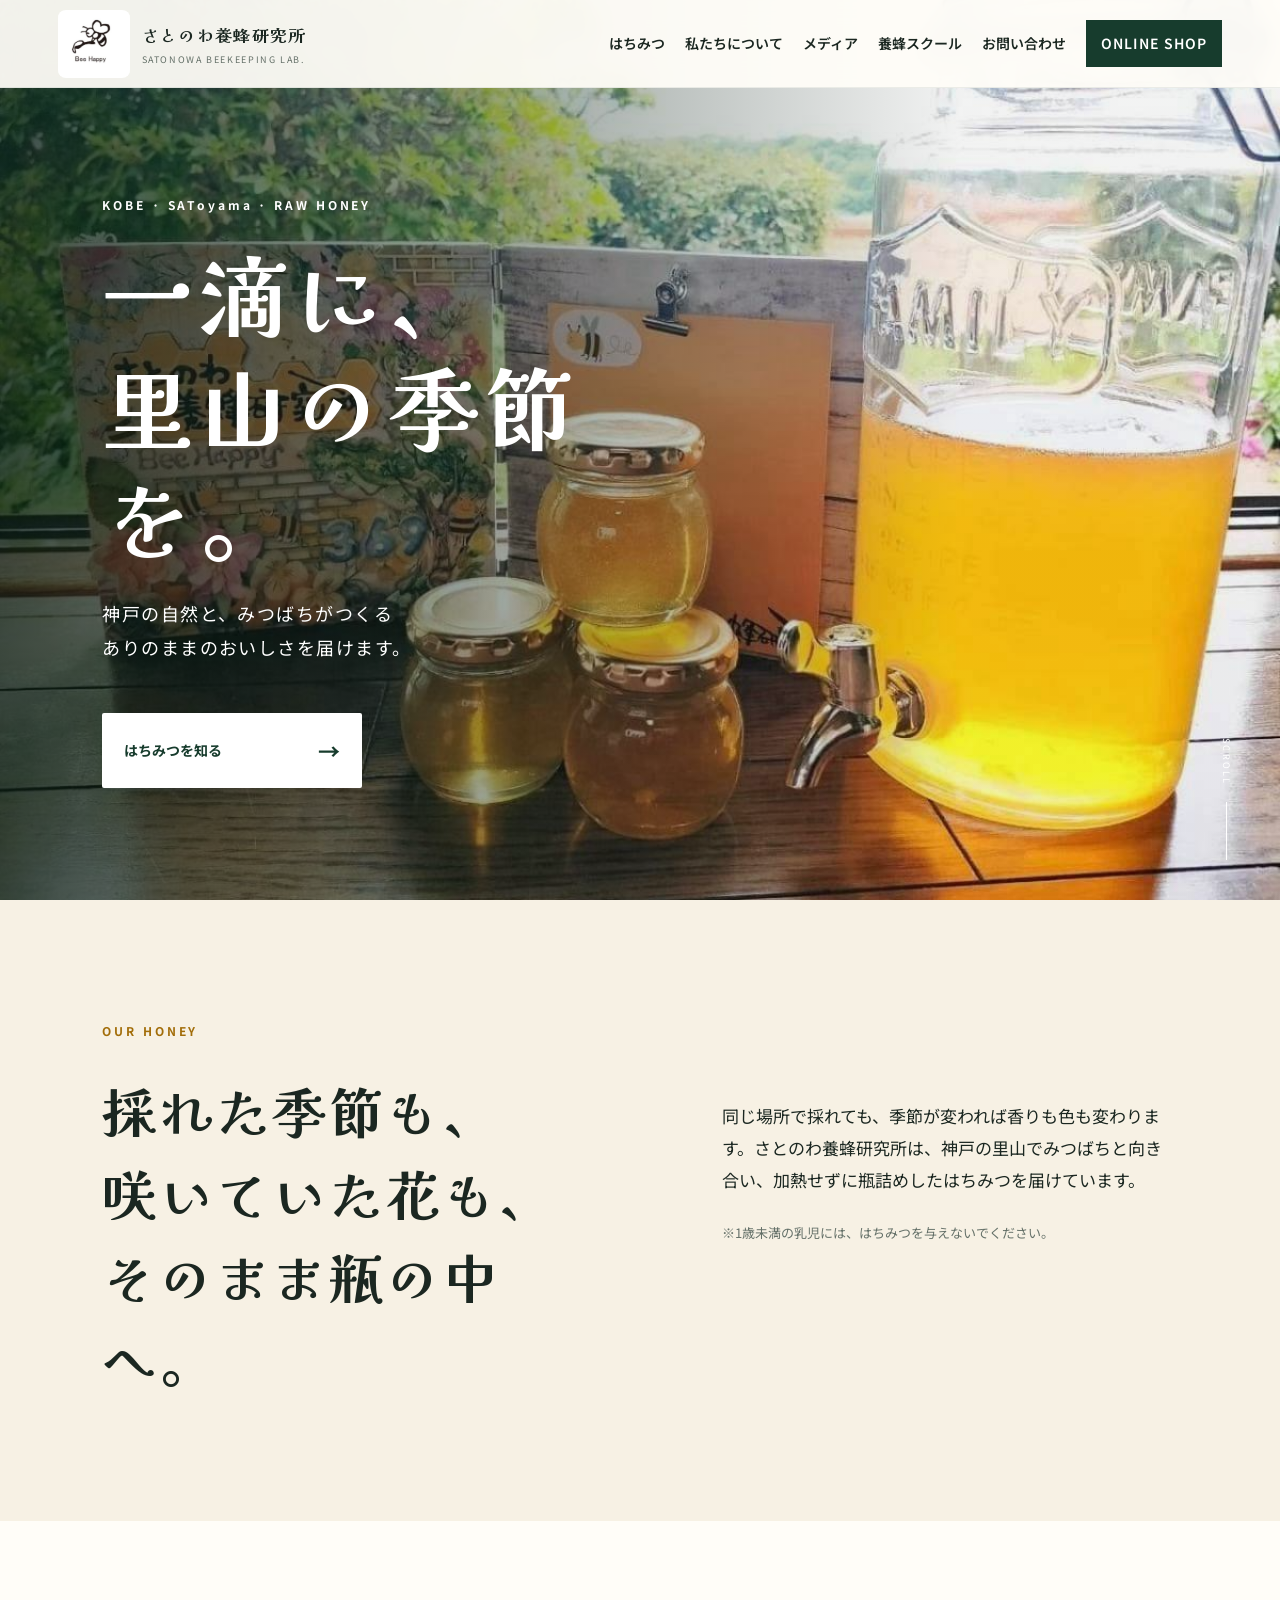
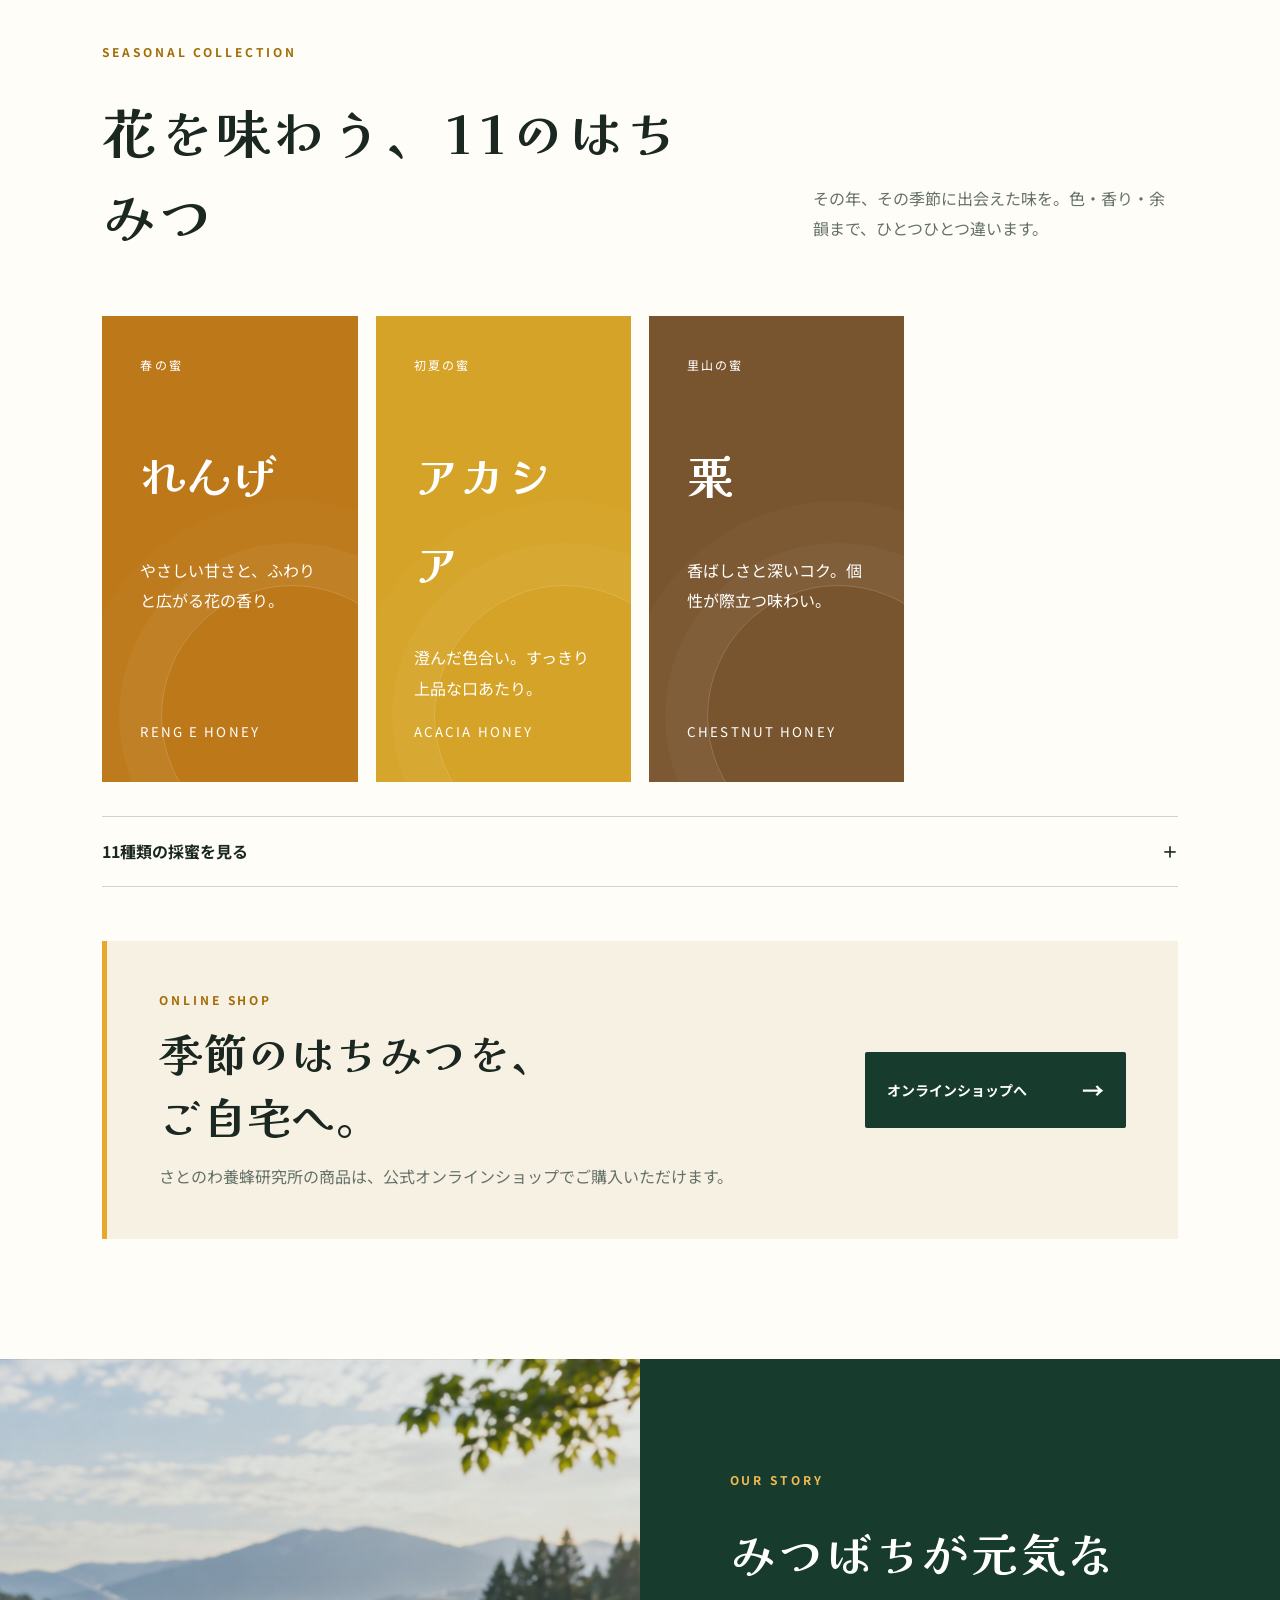
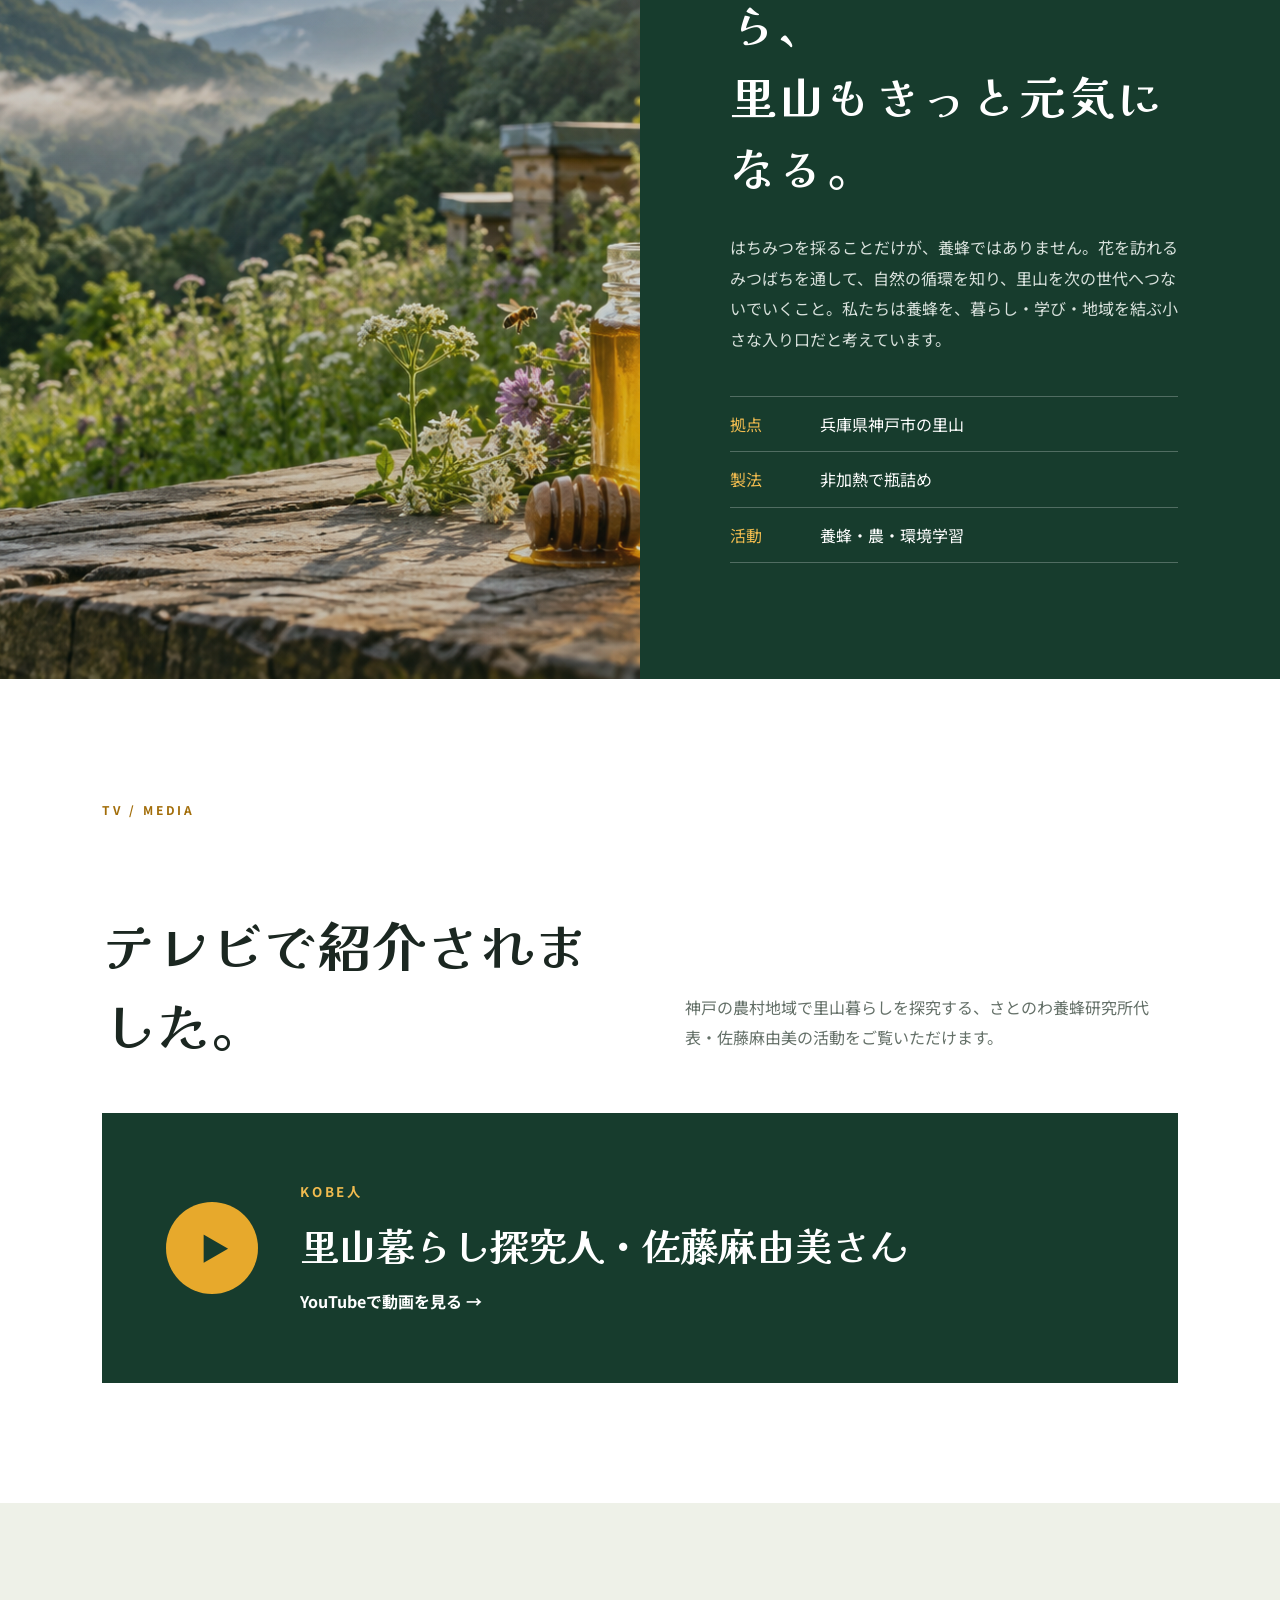
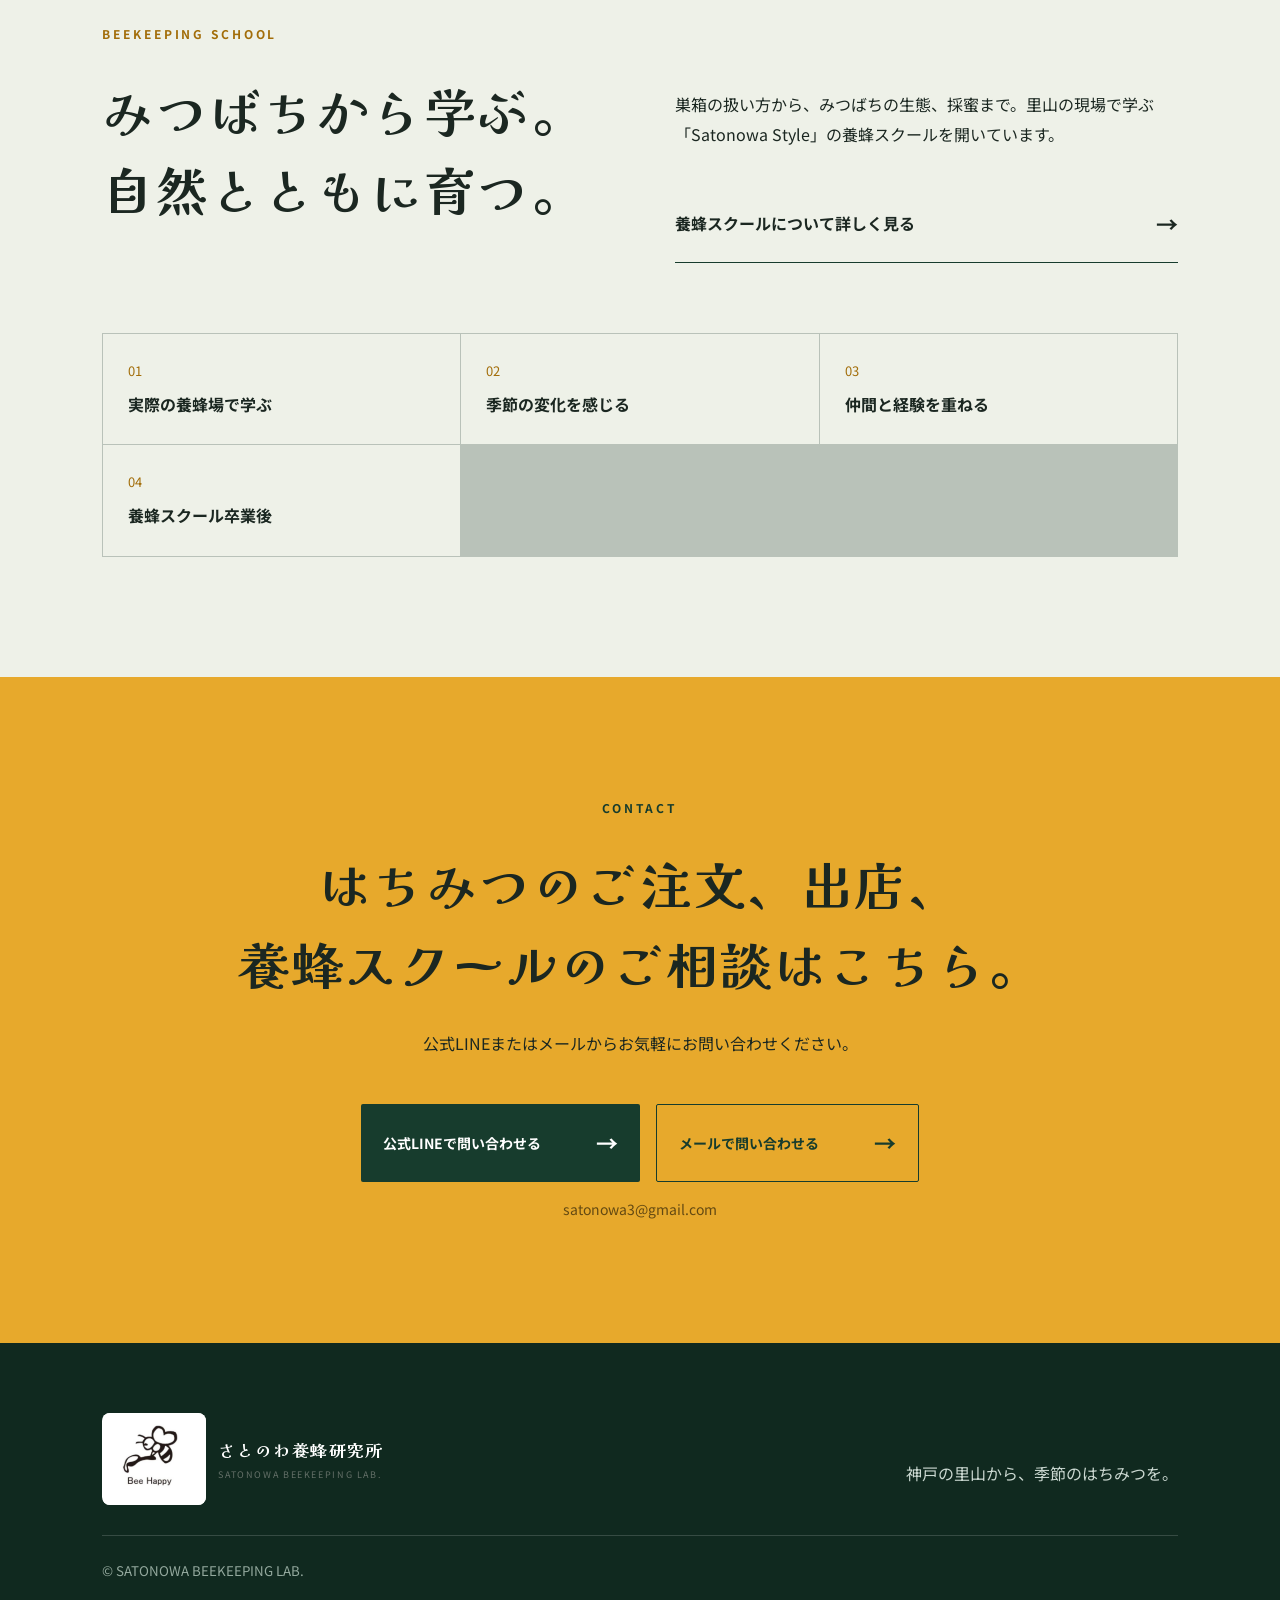
<file: index.html>
<!doctype html>
<html lang="ja">
<head>
  <!-- Google tag (gtag.js) -->
  <script async src="https://www.googletagmanager.com/gtag/js?id=G-BMLTPJP3QH"></script>
  <script>
    window.dataLayer = window.dataLayer || [];
    function gtag(){dataLayer.push(arguments);}
    gtag('js', new Date());
    gtag('config', 'G-BMLTPJP3QH');
  </script>
  <meta charset="utf-8">
  <meta name="viewport" content="width=device-width,initial-scale=1">
  <meta name="description" content="神戸の里山で、みつばちと自然に寄り添いながら非加熱はちみつを届ける、さとのわ養蜂研究所。">
  <meta name="theme-color" content="#173c2d">
  <title>さとのわ養蜂研究所｜神戸・里山の非加熱はちみつ</title>
  <link rel="preconnect" href="https://fonts.googleapis.com">
  <link rel="preconnect" href="https://fonts.gstatic.com" crossorigin>
  <link href="https://fonts.googleapis.com/css2?family=Kaisei+Decol:wght@500;700&family=Noto+Sans+JP:wght@400;500;600;700&display=swap" rel="stylesheet">
  <link rel="icon" type="image/svg+xml" href="data:image/svg+xml,%3Csvg xmlns='http://www.w3.org/2000/svg' viewBox='0 0 64 64'%3E%3Crect width='64' height='64' rx='16' fill='%23173c2d'/%3E%3Cpath d='M32 12c10 13 15 20 15 28a15 15 0 1 1-30 0c0-8 5-15 15-28Z' fill='%23e7a92c'/%3E%3Cpath d='M23 35h18M22 41h20' stroke='%23fff6dd' stroke-width='3'/%3E%3C/svg%3E">
  <link rel="stylesheet" href="assets/style.css">
  <script defer src="assets/site.js"></script>
</head>
<body>
  <header class="site-header" id="top">
    <a class="brand" href="#top" aria-label="トップへ">
      <img class="brand-logo" src="assets/bee-happy-logo.jpg" alt="Bee Happy">
      <span><b>さとのわ養蜂研究所</b><small>SATONOWA BEEKEEPING LAB.</small></span>
    </a>
    <button class="menu-button" aria-expanded="false" aria-controls="nav">メニュー</button>
    <nav id="nav" aria-label="メインメニュー">
      <a href="#honey">はちみつ</a><a href="#story">私たちについて</a><a href="#media">メディア</a><a href="#school">養蜂スクール</a><a href="#contact">お問い合わせ</a><a class="shop-nav" href="https://satonowa3.base.shop/" target="_blank" rel="noopener noreferrer">ONLINE SHOP</a>
    </nav>
  </header>

  <main>
    <section class="hero">
      <img src="assets/76373.jpg" alt="里山の養蜂場と黄金色のはちみつ" fetchpriority="high">
      <div class="hero-shade"></div>
      <div class="hero-copy">
        <p class="eyebrow">KOBE · SAToyama · RAW HONEY</p>
        <h1>一滴に、<br>里山の季節を。</h1>
        <p>神戸の自然と、みつばちがつくる<br>ありのままのおいしさを届けます。</p>
        <a class="button light" href="#honey">はちみつを知る <span>→</span></a>
      </div>
      <div class="scroll">SCROLL <span></span></div>
    </section>

    <section class="intro section">
      <p class="kicker">OUR HONEY</p>
      <div class="intro-grid">
        <h2>採れた季節も、<br>咲いていた花も、<br>そのまま瓶の中へ。</h2>
        <div>
          <p>同じ場所で採れても、季節が変われば香りも色も変わります。さとのわ養蜂研究所は、神戸の里山でみつばちと向き合い、加熱せずに瓶詰めしたはちみつを届けています。</p>
          <p class="note">※1歳未満の乳児には、はちみつを与えないでください。</p>
        </div>
      </div>
    </section>

    <section class="honey section" id="honey">
      <div class="section-title">
        <div><p class="kicker">SEASONAL COLLECTION</p><h2>花を味わう、11のはちみつ</h2></div>
        <p>その年、その季節に出会えた味を。色・香り・余韻まで、ひとつひとつ違います。</p>
      </div>
      <div class="honey-cards">
        <article class="honey-card amber"><span>春の蜜</span><h3>れんげ</h3><p>やさしい甘さと、ふわりと広がる花の香り。</p><small>RENG E HONEY</small></article>
        <article class="honey-card gold"><span>初夏の蜜</span><h3>アカシア</h3><p>澄んだ色合い。すっきり上品な口あたり。</p><small>ACACIA HONEY</small></article>
        <article class="honey-card bronze"><span>里山の蜜</span><h3>栗</h3><p>香ばしさと深いコク。個性が際立つ味わい。</p><small>CHESTNUT HONEY</small></article>
      </div>
      <details class="all-flavors">
        <summary>11種類の採蜜を見る</summary>
        <p>栗／野ばら／菜の花／ヘアリーベッチ／アカシア／みかん／れんげ／ゴールデンロッド／センダン／シイ／クローバー</p>
      </details>
      <div class="shop-panel">
        <div>
          <p class="kicker">ONLINE SHOP</p>
          <h3>季節のはちみつを、<br>ご自宅へ。</h3>
          <p>さとのわ養蜂研究所の商品は、公式オンラインショップでご購入いただけます。</p>
        </div>
        <a class="button dark" href="https://satonowa3.base.shop/" target="_blank" rel="noopener noreferrer">オンラインショップへ <span>→</span></a>
      </div>
    </section>

    <section class="story" id="story">
      <div class="story-photo" role="img" aria-label="里山の養蜂風景"></div>
      <div class="story-copy">
        <p class="kicker">OUR STORY</p>
        <h2>みつばちが元気なら、<br>里山もきっと元気になる。</h2>
        <p>はちみつを採ることだけが、養蜂ではありません。花を訪れるみつばちを通して、自然の循環を知り、里山を次の世代へつないでいくこと。私たちは養蜂を、暮らし・学び・地域を結ぶ小さな入り口だと考えています。</p>
        <dl><div><dt>拠点</dt><dd>兵庫県神戸市の里山</dd></div><div><dt>製法</dt><dd>非加熱で瓶詰め</dd></div><div><dt>活動</dt><dd>養蜂・農・環境学習</dd></div></dl>
      </div>
    </section>

    <section class="media section" id="media">
      <div class="media-heading">
        <p class="kicker">TV / MEDIA</p>
        <h2>テレビで紹介されました。</h2>
        <p>神戸の農村地域で里山暮らしを探究する、さとのわ養蜂研究所代表・佐藤麻由美の活動をご覧いただけます。</p>
      </div>
      <a class="media-card" href="https://youtu.be/AhnhqKnxs9M?si=7JtDK7PWwWXXxS_s" target="_blank" rel="noopener noreferrer" aria-label="YouTubeでテレビ紹介動画を見る">
        <span class="play-mark" aria-hidden="true">▶</span>
        <span class="media-card-copy">
          <small>KOBE人</small>
          <b>里山暮らし探究人・佐藤麻由美さん</b>
          <em>YouTubeで動画を見る →</em>
        </span>
      </a>
    </section>

    <section class="school section" id="school">
      <div>
        <p class="kicker">BEEKEEPING SCHOOL</p>
        <h2>みつばちから学ぶ。<br>自然とともに育つ。</h2>
      </div>
      <div class="school-text">
        <p>巣箱の扱い方から、みつばちの生態、採蜜まで。里山の現場で学ぶ「Satonowa Style」の養蜂スクールを開いています。</p>
       <a class="text-link" href="school/">養蜂スクールについて詳しく見る <span>→</span></a>
      </div>
      <div class="school-points">
        <span>01<em>実際の養蜂場で学ぶ</em></span><span>02<em>季節の変化を感じる</em></span><span>03<em>仲間と経験を重ねる</em></span><a href="school/">04<em>養蜂スクール卒業後</em></a>
      </div>
    </section>

    <section class="contact" id="contact">
      <p class="kicker">CONTACT</p>
      <h2>はちみつのご注文、出店、<br>養蜂スクールのご相談はこちら。</h2>
      <p>公式LINEまたはメールからお気軽にお問い合わせください。</p>
      <div class="contact-actions">
        <a class="button dark" href="https://lin.ee/vTVBLSX" target="_blank" rel="noopener noreferrer">公式LINEで問い合わせる <span>→</span></a>
        <a class="button outline" href="mailto:satonowa3@gmail.com">メールで問い合わせる <span>→</span></a>
      </div>
      <p class="contact-address">satonowa3@gmail.com</p>
    </section>
  </main>

  <footer><a class="brand footer-brand" href="#top"><img class="brand-logo" src="assets/bee-happy-logo.jpg" alt="Bee Happy"><span><b>さとのわ養蜂研究所</b><small>SATONOWA BEEKEEPING LAB.</small></span></a><p>神戸の里山から、季節のはちみつを。</p><small>© SATONOWA BEEKEEPING LAB.</small></footer>
</body>
</html>
</file>
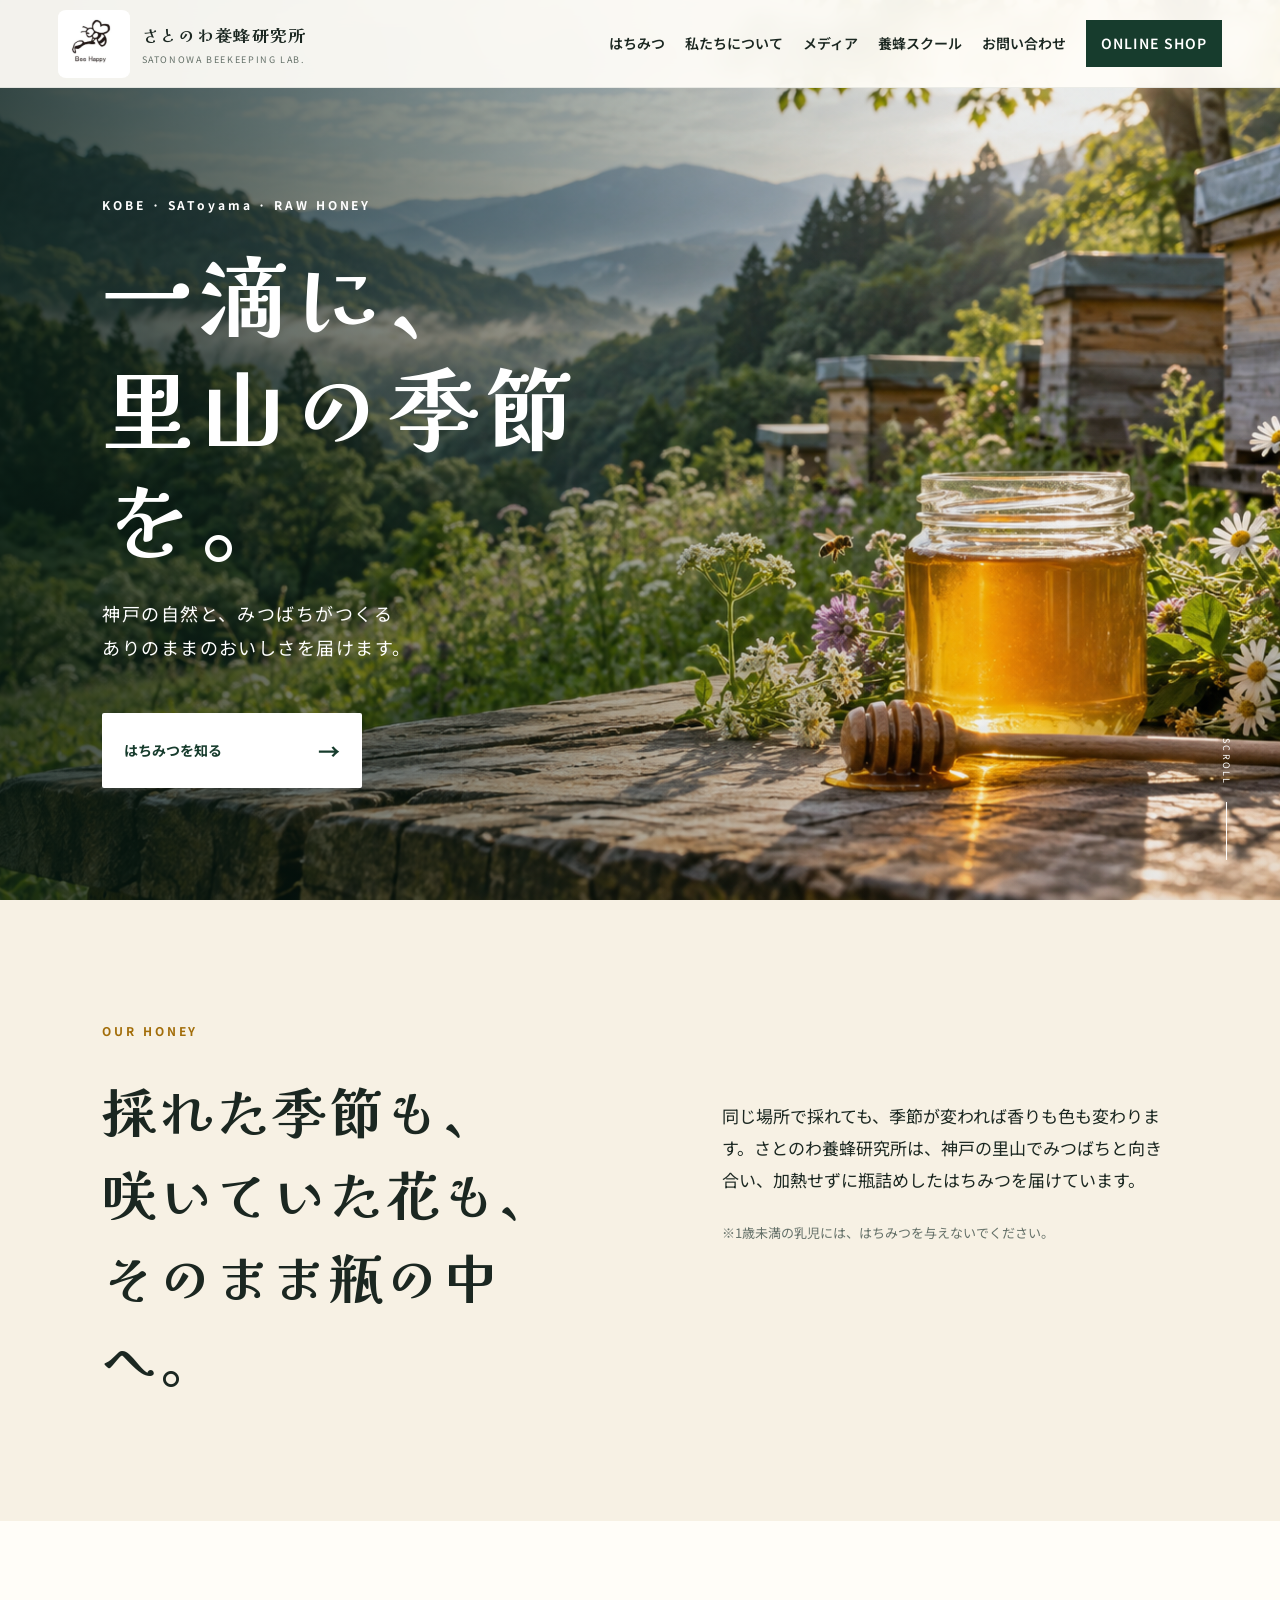
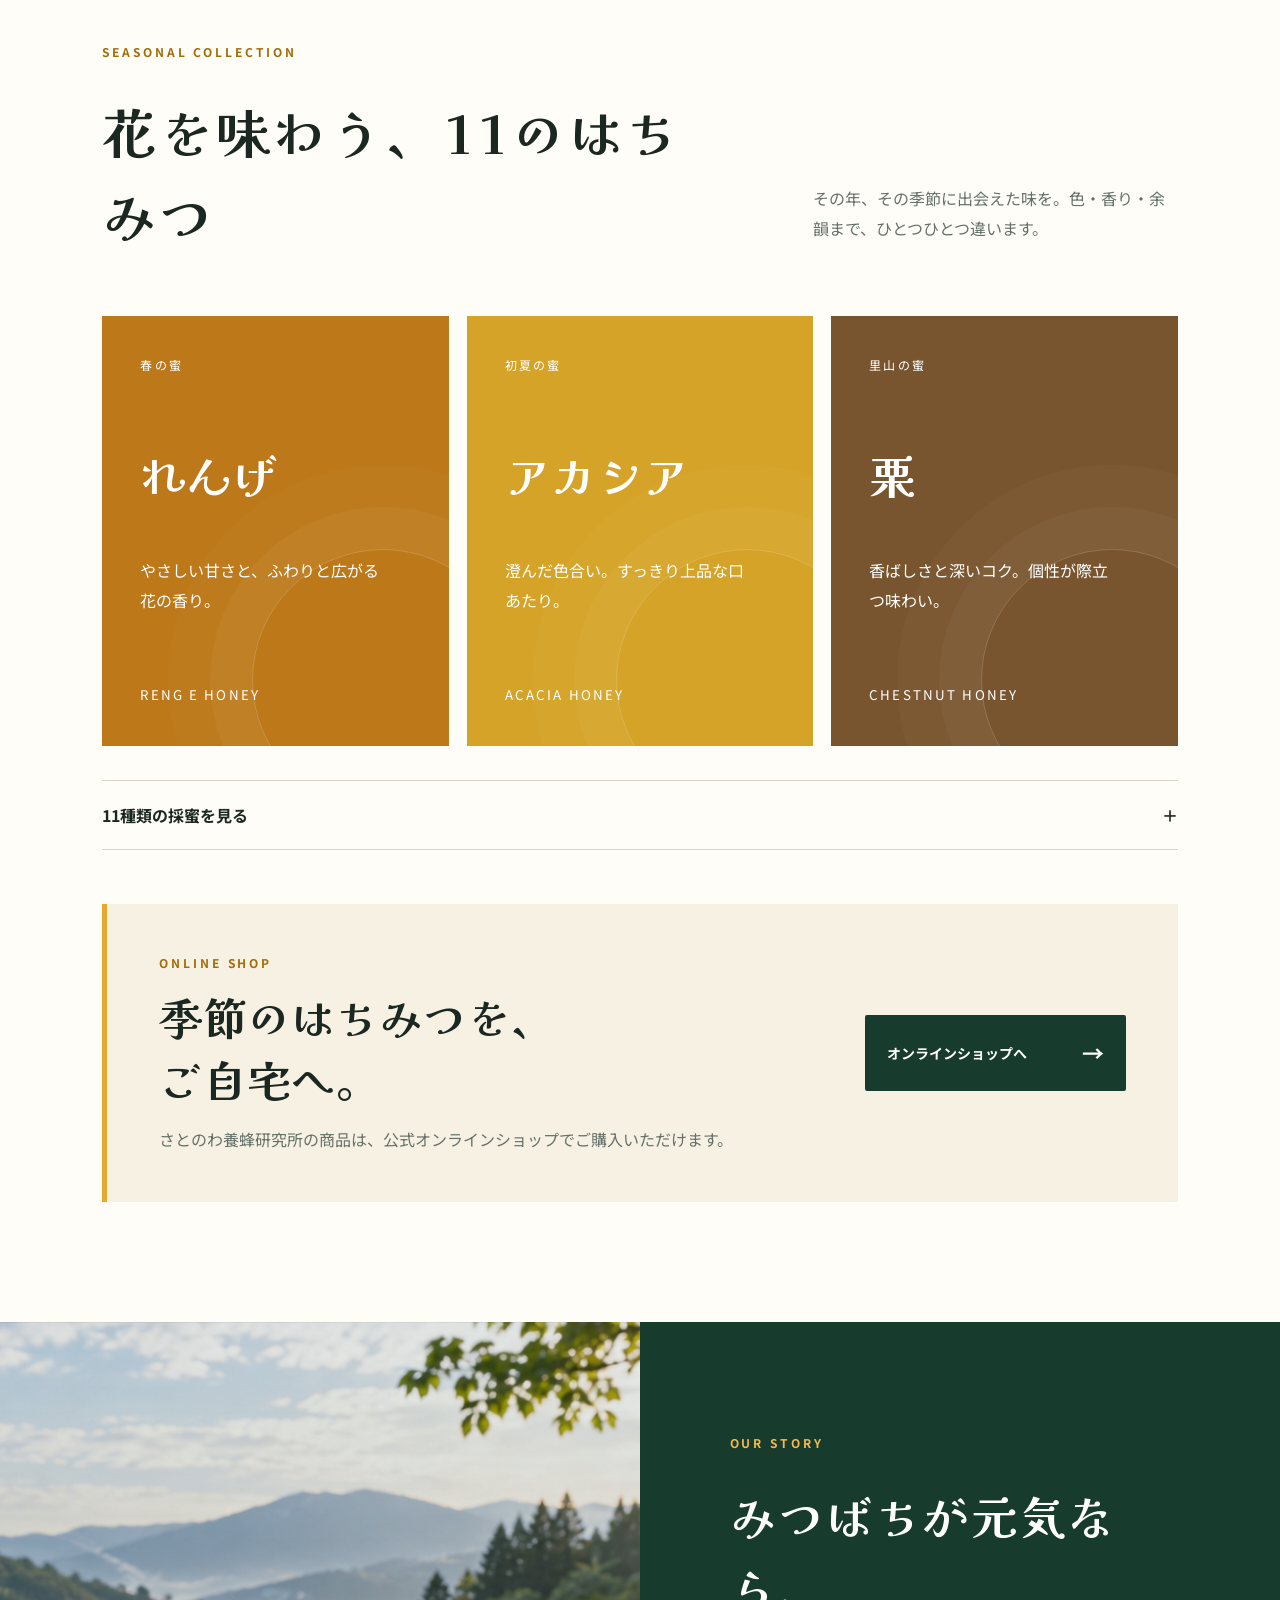
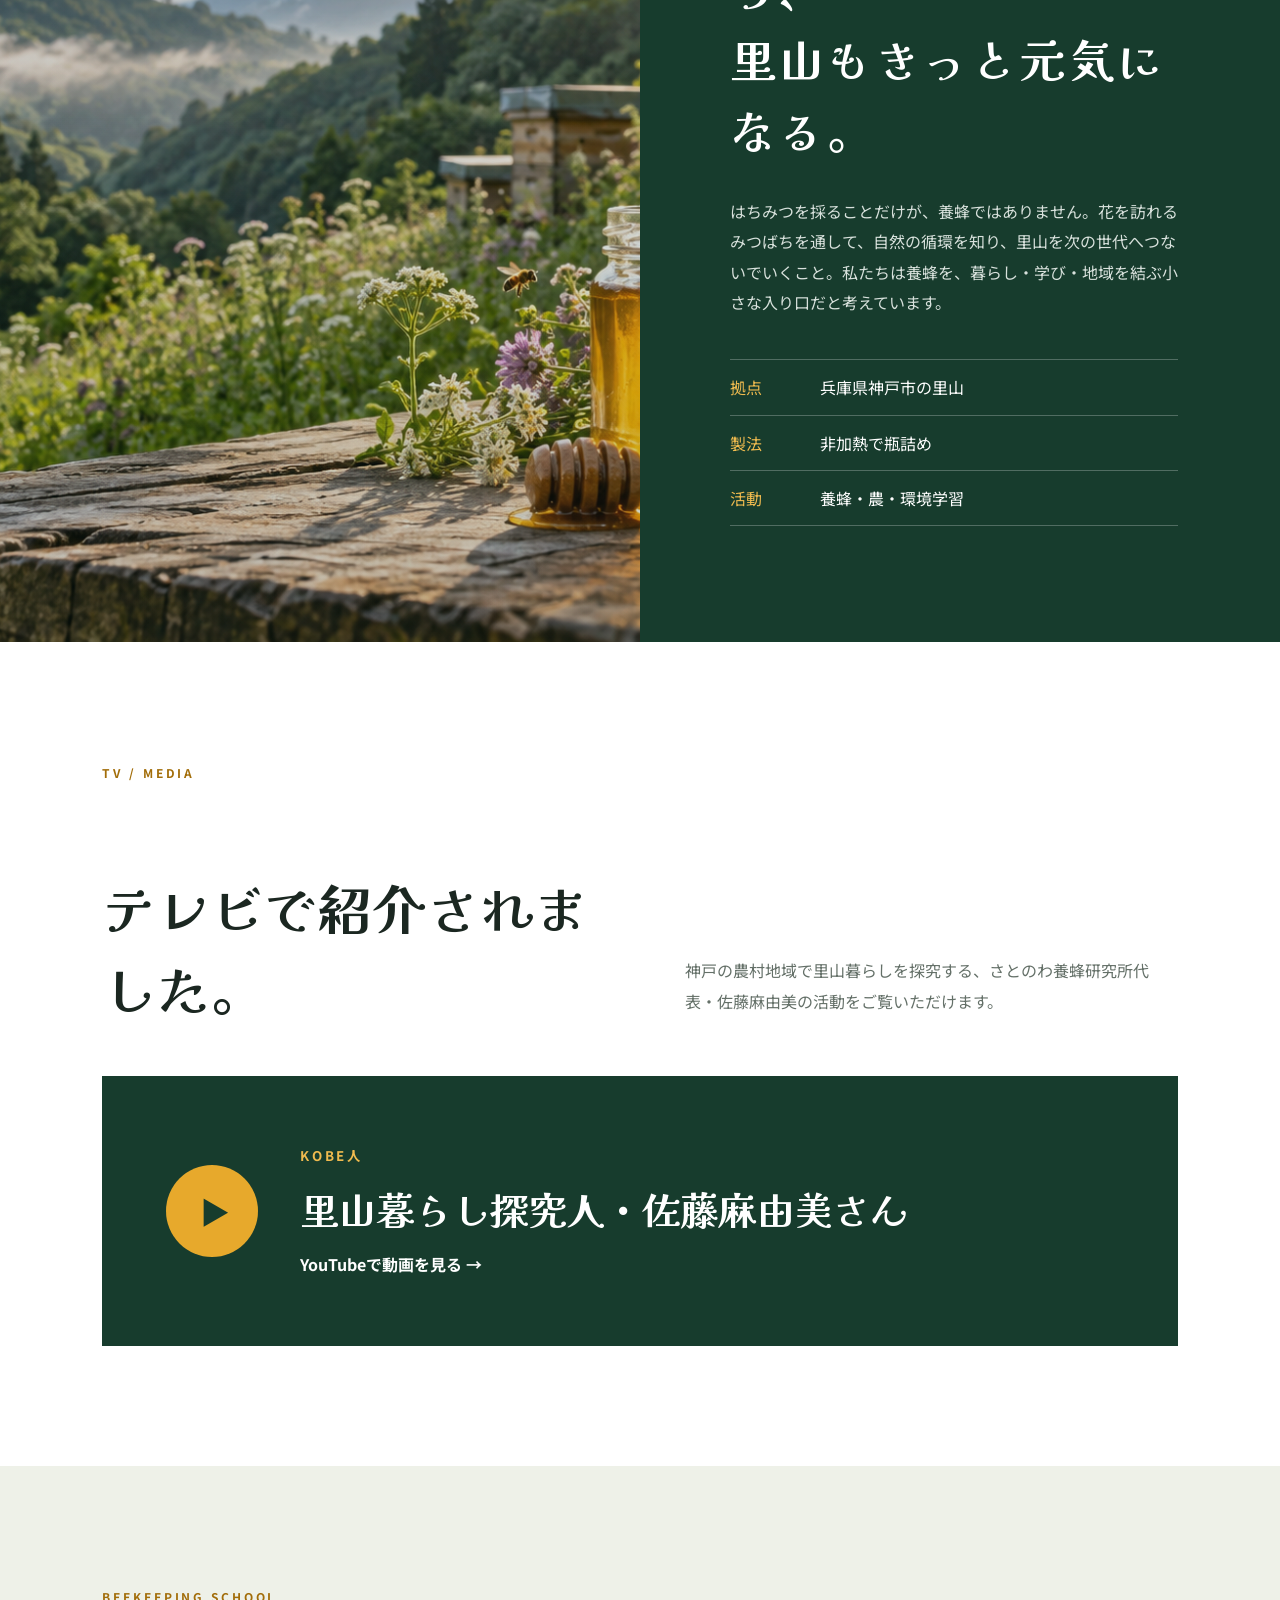
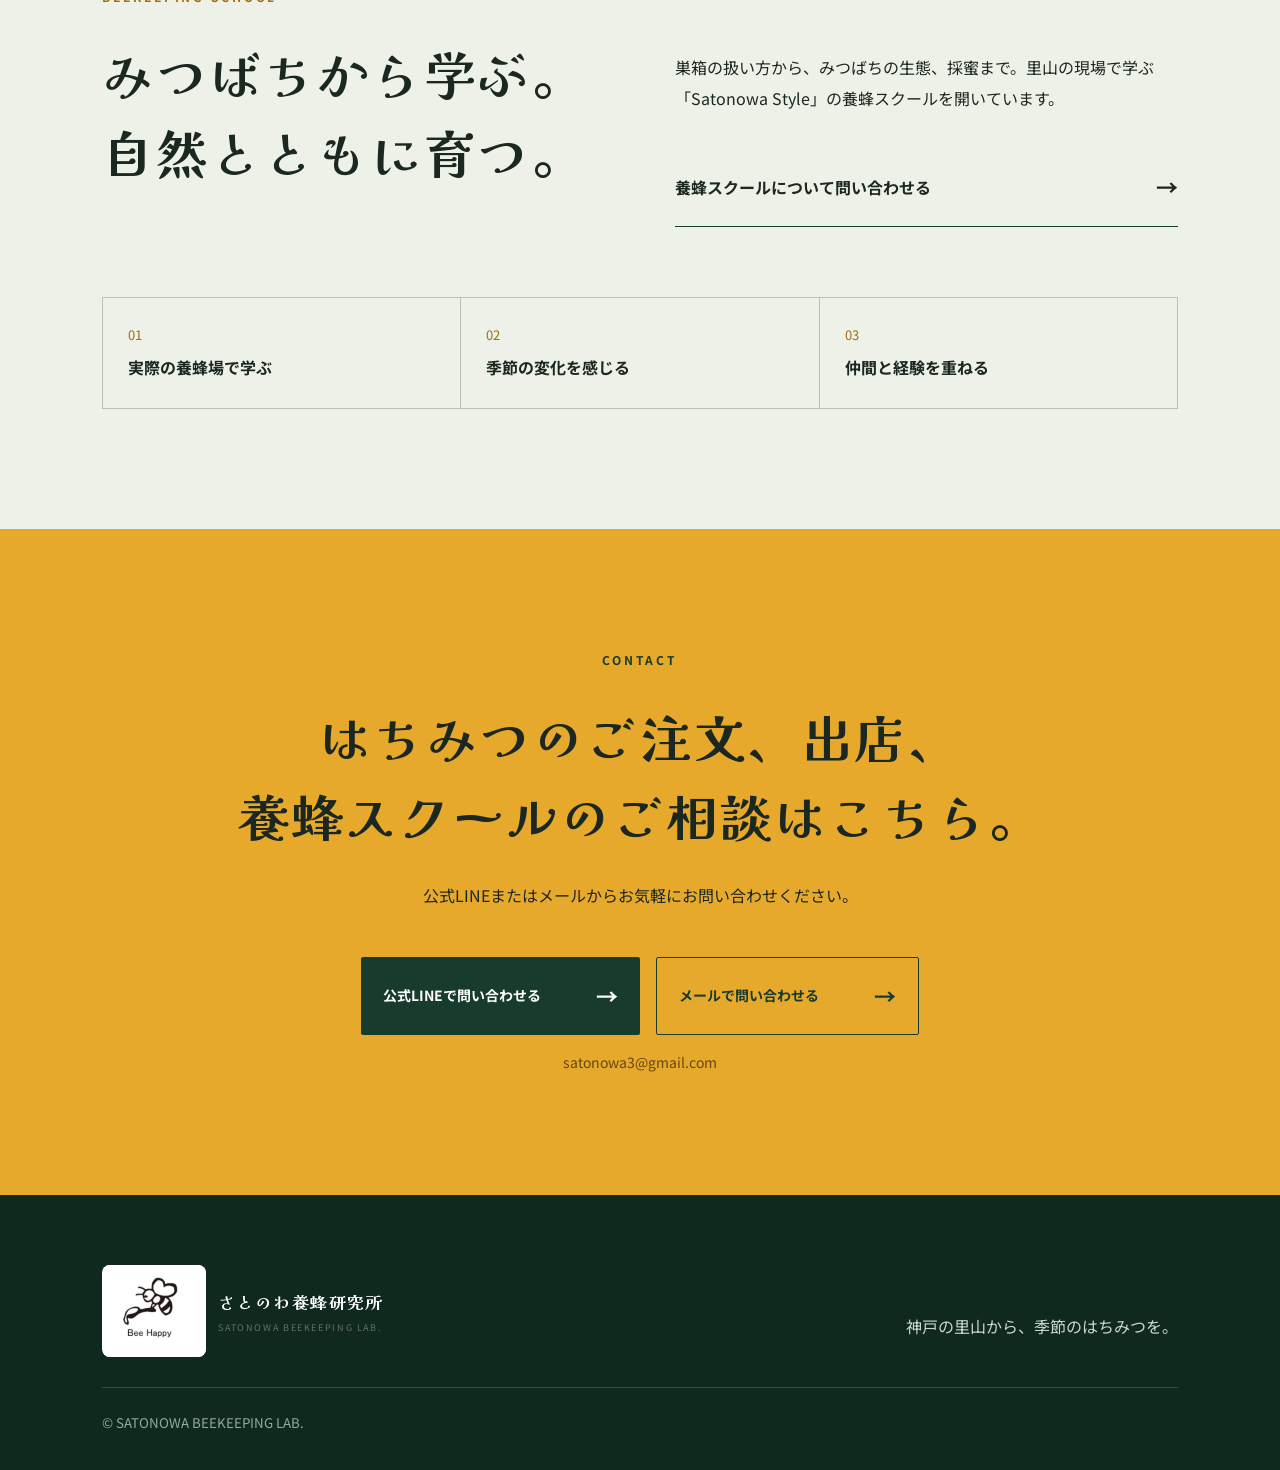
<file: satonowa-honey-github/index.html>
<!doctype html>
<html lang="ja">
<head>
  <meta charset="utf-8">
  <meta name="viewport" content="width=device-width,initial-scale=1">
  <meta name="description" content="神戸の里山で、みつばちと自然に寄り添いながら非加熱はちみつを届ける、さとのわ養蜂研究所。">
  <meta name="theme-color" content="#173c2d">
  <title>さとのわ養蜂研究所｜神戸・里山の非加熱はちみつ</title>
  <link rel="preconnect" href="https://fonts.googleapis.com">
  <link rel="preconnect" href="https://fonts.gstatic.com" crossorigin>
  <link href="https://fonts.googleapis.com/css2?family=Kaisei+Decol:wght@500;700&family=Noto+Sans+JP:wght@400;500;600;700&display=swap" rel="stylesheet">
  <link rel="icon" type="image/svg+xml" href="data:image/svg+xml,%3Csvg xmlns='http://www.w3.org/2000/svg' viewBox='0 0 64 64'%3E%3Crect width='64' height='64' rx='16' fill='%23173c2d'/%3E%3Cpath d='M32 12c10 13 15 20 15 28a15 15 0 1 1-30 0c0-8 5-15 15-28Z' fill='%23e7a92c'/%3E%3Cpath d='M23 35h18M22 41h20' stroke='%23fff6dd' stroke-width='3'/%3E%3C/svg%3E">
  <link rel="stylesheet" href="assets/style.css">
  <script defer src="assets/site.js"></script>
</head>
<body>
  <header class="site-header" id="top">
    <a class="brand" href="#top" aria-label="トップへ">
      <img class="brand-logo" src="assets/bee-happy-logo.jpg" alt="Bee Happy">
      <span><b>さとのわ養蜂研究所</b><small>SATONOWA BEEKEEPING LAB.</small></span>
    </a>
    <button class="menu-button" aria-expanded="false" aria-controls="nav">メニュー</button>
    <nav id="nav" aria-label="メインメニュー">
      <a href="#honey">はちみつ</a><a href="#story">私たちについて</a><a href="#media">メディア</a><a href="#school">養蜂スクール</a><a href="#contact">お問い合わせ</a><a class="shop-nav" href="https://satonowa3.base.shop/" target="_blank" rel="noopener noreferrer">ONLINE SHOP</a>
    </nav>
  </header>

  <main>
    <section class="hero">
      <img src="assets/satonowa-hero.png" alt="里山の養蜂場と黄金色のはちみつ" fetchpriority="high">
      <div class="hero-shade"></div>
      <div class="hero-copy">
        <p class="eyebrow">KOBE · SAToyama · RAW HONEY</p>
        <h1>一滴に、<br>里山の季節を。</h1>
        <p>神戸の自然と、みつばちがつくる<br>ありのままのおいしさを届けます。</p>
        <a class="button light" href="#honey">はちみつを知る <span>→</span></a>
      </div>
      <div class="scroll">SCROLL <span></span></div>
    </section>

    <section class="intro section">
      <p class="kicker">OUR HONEY</p>
      <div class="intro-grid">
        <h2>採れた季節も、<br>咲いていた花も、<br>そのまま瓶の中へ。</h2>
        <div>
          <p>同じ場所で採れても、季節が変われば香りも色も変わります。さとのわ養蜂研究所は、神戸の里山でみつばちと向き合い、加熱せずに瓶詰めしたはちみつを届けています。</p>
          <p class="note">※1歳未満の乳児には、はちみつを与えないでください。</p>
        </div>
      </div>
    </section>

    <section class="honey section" id="honey">
      <div class="section-title">
        <div><p class="kicker">SEASONAL COLLECTION</p><h2>花を味わう、11のはちみつ</h2></div>
        <p>その年、その季節に出会えた味を。色・香り・余韻まで、ひとつひとつ違います。</p>
      </div>
      <div class="honey-cards">
        <article class="honey-card amber"><span>春の蜜</span><h3>れんげ</h3><p>やさしい甘さと、ふわりと広がる花の香り。</p><small>RENG E HONEY</small></article>
        <article class="honey-card gold"><span>初夏の蜜</span><h3>アカシア</h3><p>澄んだ色合い。すっきり上品な口あたり。</p><small>ACACIA HONEY</small></article>
        <article class="honey-card bronze"><span>里山の蜜</span><h3>栗</h3><p>香ばしさと深いコク。個性が際立つ味わい。</p><small>CHESTNUT HONEY</small></article>
      </div>
      <details class="all-flavors">
        <summary>11種類の採蜜を見る</summary>
        <p>栗／野ばら／菜の花／ヘアリーベッチ／アカシア／みかん／れんげ／ゴールデンロッド／センダン／シイ／クローバー</p>
      </details>
      <div class="shop-panel">
        <div>
          <p class="kicker">ONLINE SHOP</p>
          <h3>季節のはちみつを、<br>ご自宅へ。</h3>
          <p>さとのわ養蜂研究所の商品は、公式オンラインショップでご購入いただけます。</p>
        </div>
        <a class="button dark" href="https://satonowa3.base.shop/" target="_blank" rel="noopener noreferrer">オンラインショップへ <span>→</span></a>
      </div>
    </section>

    <section class="story" id="story">
      <div class="story-photo" role="img" aria-label="里山の養蜂風景"></div>
      <div class="story-copy">
        <p class="kicker">OUR STORY</p>
        <h2>みつばちが元気なら、<br>里山もきっと元気になる。</h2>
        <p>はちみつを採ることだけが、養蜂ではありません。花を訪れるみつばちを通して、自然の循環を知り、里山を次の世代へつないでいくこと。私たちは養蜂を、暮らし・学び・地域を結ぶ小さな入り口だと考えています。</p>
        <dl><div><dt>拠点</dt><dd>兵庫県神戸市の里山</dd></div><div><dt>製法</dt><dd>非加熱で瓶詰め</dd></div><div><dt>活動</dt><dd>養蜂・農・環境学習</dd></div></dl>
      </div>
    </section>

    <section class="media section" id="media">
      <div class="media-heading">
        <p class="kicker">TV / MEDIA</p>
        <h2>テレビで紹介されました。</h2>
        <p>神戸の農村地域で里山暮らしを探究する、さとのわ養蜂研究所代表・佐藤麻由美の活動をご覧いただけます。</p>
      </div>
      <a class="media-card" href="https://youtu.be/AhnhqKnxs9M?si=7JtDK7PWwWXXxS_s" target="_blank" rel="noopener noreferrer" aria-label="YouTubeでテレビ紹介動画を見る">
        <span class="play-mark" aria-hidden="true">▶</span>
        <span class="media-card-copy">
          <small>KOBE人</small>
          <b>里山暮らし探究人・佐藤麻由美さん</b>
          <em>YouTubeで動画を見る →</em>
        </span>
      </a>
    </section>

    <section class="school section" id="school">
      <div>
        <p class="kicker">BEEKEEPING SCHOOL</p>
        <h2>みつばちから学ぶ。<br>自然とともに育つ。</h2>
      </div>
      <div class="school-text">
        <p>巣箱の扱い方から、みつばちの生態、採蜜まで。里山の現場で学ぶ「Satonowa Style」の養蜂スクールを開いています。</p>
        <a class="text-link" href="#contact">養蜂スクールについて問い合わせる <span>→</span></a>
      </div>
      <div class="school-points">
        <span>01<em>実際の養蜂場で学ぶ</em></span><span>02<em>季節の変化を感じる</em></span><span>03<em>仲間と経験を重ねる</em></span>
      </div>
    </section>

    <section class="contact" id="contact">
      <p class="kicker">CONTACT</p>
      <h2>はちみつのご注文、出店、<br>養蜂スクールのご相談はこちら。</h2>
      <p>公式LINEまたはメールからお気軽にお問い合わせください。</p>
      <div class="contact-actions">
        <a class="button dark" href="https://lin.ee/vTVBLSX" target="_blank" rel="noopener noreferrer">公式LINEで問い合わせる <span>→</span></a>
        <a class="button outline" href="mailto:satonowa3@gmail.com">メールで問い合わせる <span>→</span></a>
      </div>
      <p class="contact-address">satonowa3@gmail.com</p>
    </section>
  </main>

  <footer><a class="brand footer-brand" href="#top"><img class="brand-logo" src="assets/bee-happy-logo.jpg" alt="Bee Happy"><span><b>さとのわ養蜂研究所</b><small>SATONOWA BEEKEEPING LAB.</small></span></a><p>神戸の里山から、季節のはちみつを。</p><small>© SATONOWA BEEKEEPING LAB.</small></footer>
</body>
</html>
</file>
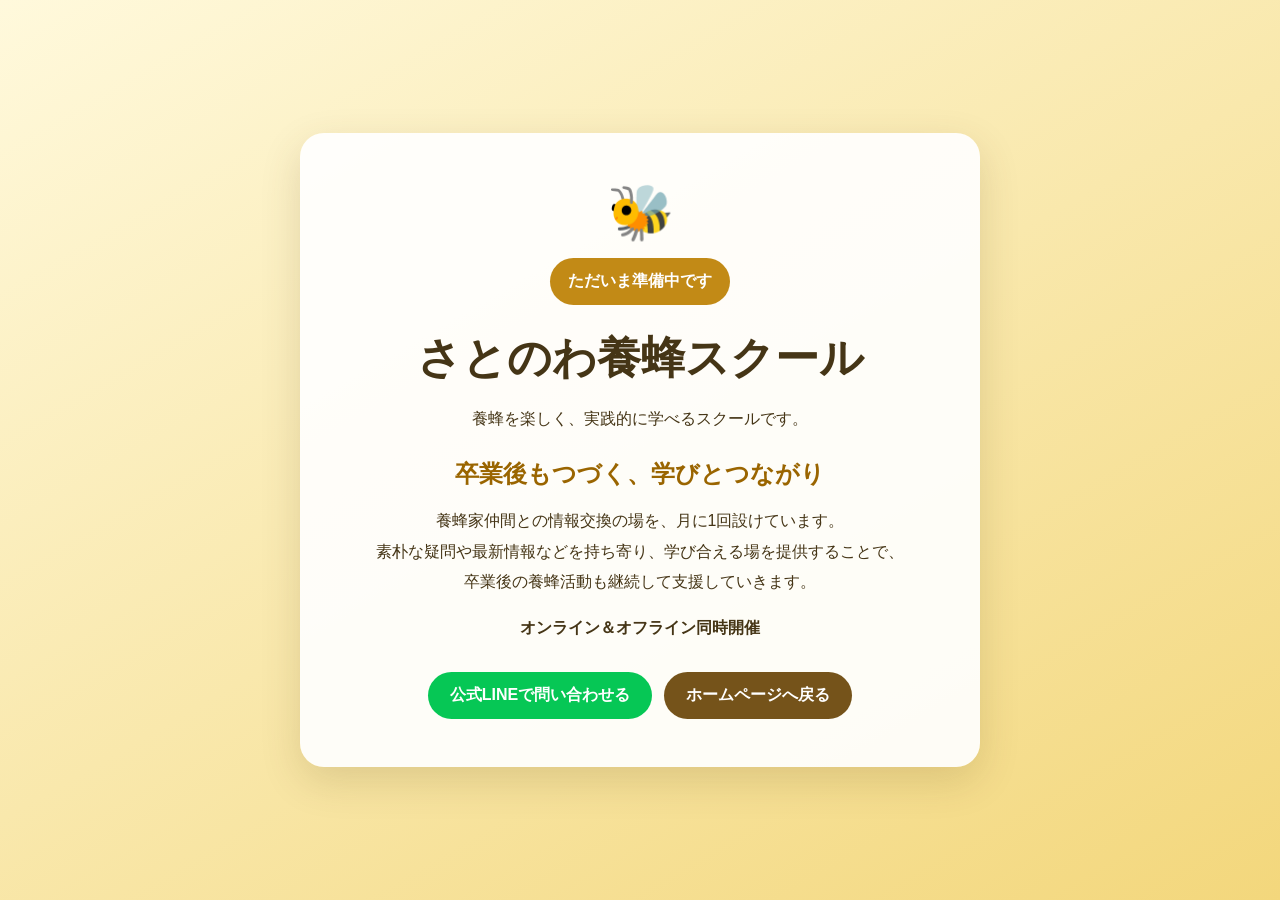
<file: school/index.html>
<!DOCTYPE html>
<html lang="ja">
<head>
  <!-- Google tag (gtag.js) -->
  <script async src="https://www.googletagmanager.com/gtag/js?id=G-BMLTPJP3QH"></script>
  <script>
    window.dataLayer = window.dataLayer || [];
    function gtag(){dataLayer.push(arguments);}
    gtag('js', new Date());
    gtag('config', 'G-BMLTPJP3QH');
  </script>
  <meta charset="UTF-8">
  <meta name="viewport" content="width=device-width, initial-scale=1.0">
  <title>養蜂スクール｜さとのわ養蜂研究所</title>

  <style>
    * {
      box-sizing: border-box;
    }

    body {
      margin: 0;
      min-height: 100vh;
      display: grid;
      place-items: center;
      padding: 24px;
      color: #453516;
      text-align: center;
      font-family: "Yu Gothic", "Hiragino Kaku Gothic ProN", sans-serif;
      background: linear-gradient(150deg, #fff9dc, #f3d77c);
    }

    main {
      width: min(680px, 100%);
      padding: 48px 24px;
      background: rgba(255, 255, 255, 0.92);
      border-radius: 24px;
      box-shadow: 0 14px 40px rgba(90, 62, 10, 0.16);
    }

    .bee {
      font-size: 54px;
    }

    h1 {
      margin: 10px 0 6px;
      font-size: clamp(28px, 7vw, 44px);
    }

    h2 {
      margin: 24px 0 14px;
      color: #9a6500;
    }

    p {
      line-height: 1.9;
    }

    .notice {
      display: inline-block;
      margin: 14px 0;
      padding: 8px 18px;
      color: white;
      font-weight: bold;
      background: #c28a16;
      border-radius: 999px;
    }

    .buttons {
      display: flex;
      justify-content: center;
      flex-wrap: wrap;
      gap: 12px;
      margin-top: 28px;
    }

    a {
      display: inline-block;
      padding: 13px 22px;
      color: white;
      font-weight: bold;
      text-decoration: none;
      background: #75531a;
      border-radius: 999px;
    }

    .line {
      background: #06c755;
    }
  </style>
</head>

<body>
  <main>
    <div class="bee">🐝</div>

    <p class="notice">ただいま準備中です</p>

    <h1>さとのわ養蜂スクール</h1>
    <p>養蜂を楽しく、実践的に学べるスクールです。</p>

    <h2>卒業後もつづく、学びとつながり</h2>

    <p>
      養蜂家仲間との情報交換の場を、月に1回設けています。<br>
      素朴な疑問や最新情報などを持ち寄り、学び合える場を提供することで、<br>
      卒業後の養蜂活動も継続して支援していきます。
    </p>

    <p><strong>オンライン＆オフライン同時開催</strong></p>

    <div class="buttons">
      <a class="line" href="https://lin.ee/vTVBLSX">公式LINEで問い合わせる</a>
      <a href="../">ホームページへ戻る</a>
    </div>
  </main>
</body>
</html>
</file>
<file: assets/style.css>
:root{--green:#173c2d;--green2:#24513e;--cream:#f7f1e4;--paper:#fffdf8;--honey:#e7a92c;--ink:#1b2721;--muted:#647068;--line:#d9d3c6}
*{box-sizing:border-box}html{scroll-behavior:smooth}body{margin:0;background:var(--paper);color:var(--ink);font-family:"Noto Sans JP",sans-serif;line-height:1.9}a{color:inherit;text-decoration:none}img{display:block;max-width:100%}
.site-header{height:88px;padding:0 4.5vw;display:flex;align-items:center;justify-content:space-between;background:rgba(255,253,248,.94);backdrop-filter:blur(12px);position:fixed;inset:0 0 auto;z-index:20;border-bottom:1px solid rgba(23,60,45,.08)}.brand{display:flex;gap:12px;align-items:center}.brand-logo{width:72px;height:68px;object-fit:contain;border-radius:8px;background:#fff}.brand b{display:block;font-family:"Kaisei Decol";font-size:17px;letter-spacing:.08em}.brand small{display:block;font-size:9px;letter-spacing:.18em;color:var(--muted)}nav{display:flex;align-items:center;gap:20px;font-size:14px;font-weight:600}nav a{position:relative}nav a:after{content:"";height:1px;background:var(--honey);position:absolute;left:0;right:100%;bottom:-7px;transition:.25s}nav a:hover:after{right:0}.shop-nav{background:var(--green);color:#fff;padding:10px 15px;letter-spacing:.08em}.shop-nav:after{display:none}.menu-button{display:none;border:0;background:none;font-weight:700;color:var(--green)}
.hero{height:min(920px,100svh);min-height:650px;position:relative;display:flex;align-items:center;overflow:hidden}.hero>img{position:absolute;inset:0;width:100%;height:100%;object-fit:cover}.hero-shade{position:absolute;inset:0;background:linear-gradient(90deg,rgba(7,27,19,.76) 0%,rgba(10,32,22,.36) 43%,rgba(10,22,17,.05) 75%)}.hero-copy{position:relative;color:#fff;margin-left:8vw;padding-top:70px;max-width:620px}.eyebrow,.kicker{font-size:12px;font-weight:700;letter-spacing:.24em}.hero h1{font-family:"Kaisei Decol";font-size:clamp(52px,7vw,104px);line-height:1.25;margin:20px 0 24px;letter-spacing:.06em}.hero-copy>p:not(.eyebrow){font-size:18px;letter-spacing:.08em}.button{display:inline-flex;align-items:center;justify-content:space-between;gap:55px;min-width:260px;padding:17px 22px;margin-top:30px;border-radius:2px;font-weight:700;font-size:14px}.button.light{background:#fff;color:var(--green)}.button.dark{background:var(--green);color:#fff}.button span,.text-link span{font-size:22px}.scroll{position:absolute;right:3.5vw;bottom:40px;color:#fff;font-size:9px;letter-spacing:.25em;writing-mode:vertical-rl}.scroll span{display:inline-block;width:1px;height:58px;background:#fff;margin-top:12px}
.section{padding:120px 8vw}.kicker{color:#a26d09;margin:0 0 25px}.intro{background:var(--cream)}.intro-grid{display:grid;grid-template-columns:1.05fr .95fr;gap:9vw;align-items:start}.intro h2,.section-title h2,.story h2,.school h2,.contact h2{font-family:"Kaisei Decol";font-size:clamp(32px,4.2vw,60px);line-height:1.55;letter-spacing:.05em;margin:0}.intro-grid>div{font-size:17px;padding-top:15px}.note{font-size:13px;color:var(--muted);margin-top:24px}
.honey{background:var(--paper)}.section-title{display:grid;grid-template-columns:1.25fr .75fr;gap:8vw;align-items:end}.section-title>p{margin:0 0 12px;color:var(--muted)}.honey-cards{display:grid;grid-template-columns:repeat(4,1fr);gap:18px;margin-top:60px}.honey-card{min-height:430px;padding:38px;display:flex;flex-direction:column;color:#fff;position:relative;overflow:hidden}.honey-card:before{content:"";position:absolute;width:260px;height:260px;border:1px solid rgba(255,255,255,.18);border-radius:50%;right:-65px;bottom:-65px;box-shadow:0 0 0 42px rgba(255,255,255,.035),0 0 0 84px rgba(255,255,255,.02)}.honey-card.amber{background:#bd781a}.honey-card.gold{background:#d5a327}.honey-card.bronze{background:#79552f}.honey-card span{font-size:12px;letter-spacing:.18em}.honey-card h3{font-family:"Kaisei Decol";font-size:46px;margin:55px 0 20px}.honey-card p{max-width:240px}.honey-card small{margin-top:auto;letter-spacing:.16em}.all-flavors{border-top:1px solid var(--line);border-bottom:1px solid var(--line);margin-top:34px;padding:19px 0}.all-flavors summary{cursor:pointer;font-weight:700;list-style:none;display:flex;justify-content:space-between}.all-flavors summary:after{content:"＋"}.all-flavors[open] summary:after{content:"−"}.all-flavors p{color:var(--muted);margin:18px 0 6px}.shop-panel{margin-top:54px;padding:48px 52px;background:var(--cream);display:grid;grid-template-columns:1fr auto;gap:50px;align-items:center;border-left:5px solid var(--honey)}.shop-panel .kicker{margin-bottom:10px}.shop-panel h3{font-family:"Kaisei Decol";font-size:clamp(28px,3.4vw,46px);line-height:1.45;margin:0 0 13px}.shop-panel p:last-child{color:var(--muted);margin:0}.shop-panel .button{margin-top:0}
.story{display:grid;grid-template-columns:1fr 1fr;min-height:720px;background:var(--green);color:#fff}.story-photo{background:linear-gradient(rgba(20,55,41,.08),rgba(20,55,41,.22)),url("satonowa-hero.png") center/cover}.story-copy{padding:110px 8vw 100px 7vw}.story-copy .kicker{color:#f0bb4f}.story h2{font-size:clamp(30px,3.6vw,52px);margin-bottom:30px}.story-copy>p:not(.kicker){color:#d8e1dc}.story dl{margin-top:42px;border-top:1px solid rgba(255,255,255,.25)}.story dl div{display:flex;border-bottom:1px solid rgba(255,255,255,.25);padding:12px 0}.story dt{width:90px;color:#f0bb4f}.story dd{margin:0}
.media{background:#fff}.media-heading{display:grid;grid-template-columns:1fr 1fr;gap:7vw;align-items:end}.media-heading .kicker{grid-column:1/-1;margin-bottom:-8px}.media-heading h2{font-family:"Kaisei Decol";font-size:clamp(32px,4.2vw,58px);line-height:1.5;margin:0}.media-heading>p:last-child{color:var(--muted);margin:0 0 12px}.media-card{margin-top:48px;min-height:270px;background:var(--green);color:#fff;padding:48px 5vw;display:flex;align-items:center;gap:42px;transition:transform .25s,background .25s}.media-card:hover{transform:translateY(-4px);background:var(--green2)}.play-mark{width:92px;height:92px;flex:0 0 92px;border-radius:50%;display:grid;place-items:center;background:var(--honey);color:var(--green);font-size:30px;padding-left:6px}.media-card-copy{display:flex;flex-direction:column}.media-card-copy small{color:#f0bb4f;letter-spacing:.2em;font-weight:700}.media-card-copy b{font-family:"Kaisei Decol";font-size:clamp(24px,3vw,42px);line-height:1.5;margin:12px 0}.media-card-copy em{font-style:normal;font-weight:700}
.school{background:#eef1e8;display:grid;grid-template-columns:1fr 1fr;gap:70px}.school h2{font-size:clamp(32px,4vw,54px)}.school-text{padding-top:50px}.text-link{display:flex;justify-content:space-between;align-items:center;border-bottom:1px solid var(--green);padding:18px 0;font-weight:700;margin-top:35px}.school-points{grid-column:1/-1;display:grid;grid-template-columns:repeat(3,1fr);gap:1px;background:#b9c2b9;border:1px solid #b9c2b9}.school-points span,.school-points a{background:#eef1e8;padding:25px;color:#a26d09;font-size:13px}.school-points em{display:block;color:var(--ink);font-size:16px;font-style:normal;font-weight:700;margin-top:5px}
.contact{text-align:center;padding:120px 20px;background:var(--honey)}.contact .kicker{color:var(--green)}.contact h2{font-size:clamp(30px,4vw,54px)}.contact>p:not(.kicker):not(.contact-note){margin-top:25px}.contact-actions{display:flex;justify-content:center;flex-wrap:wrap;gap:16px}.button.outline{background:transparent;color:var(--green);border:1px solid var(--green)}.contact-address{font-size:14px;color:#634912;margin:14px 0 0!important}.contact-note{font-size:12px;color:#634912;margin-top:15px}footer{background:#10291f;color:#fff;padding:70px 8vw 35px;display:grid;grid-template-columns:1fr auto;gap:30px;align-items:end}.footer-brand{align-self:start}.footer-brand .brand-logo{width:104px;height:92px}footer>p{color:#cbd8d1;text-align:right}footer>small{grid-column:1/-1;border-top:1px solid rgba(255,255,255,.16);padding-top:22px;color:#93a89d}
@media(max-width:820px){.site-header{height:72px;padding:0 16px}.brand{gap:7px}.brand b{font-size:12px}.brand small{display:none}.brand-logo{width:53px;height:50px}.footer-brand .brand-logo{width:90px;height:80px}nav{display:none;position:absolute;left:0;right:0;top:72px;background:var(--paper);padding:20px;flex-direction:column;align-items:flex-start;gap:0;border-bottom:1px solid var(--line)}nav.open{display:flex}nav a{width:100%;padding:13px 0;border-bottom:1px solid var(--line)}nav .shop-nav{margin-top:10px;text-align:center;border-bottom:0}.menu-button{display:block}.hero{min-height:700px}.hero-shade{background:linear-gradient(90deg,rgba(7,27,19,.74),rgba(10,32,22,.18)),linear-gradient(0deg,rgba(7,27,19,.45),transparent 60%)}.hero-copy{margin:0 24px;padding-top:50px}.hero h1{font-size:52px}.hero-copy>p:not(.eyebrow){font-size:15px}.scroll{display:none}.section{padding:80px 24px}.intro-grid,.section-title,.school,.media-heading{grid-template-columns:1fr;gap:36px}.media-heading .kicker{grid-column:auto;margin-bottom:-18px}.media-card{padding:38px 25px;min-height:0;gap:22px;align-items:flex-start}.play-mark{width:64px;height:64px;flex-basis:64px;font-size:22px}.media-card-copy b{font-size:23px}.intro h2{font-size:36px}.honey-cards{grid-template-columns:1fr;margin-top:38px}.honey-card{min-height:320px}.honey-card h3{margin-top:35px}.shop-panel{grid-template-columns:1fr;padding:35px 24px;gap:25px}.shop-panel .button{width:100%;min-width:0}.story{grid-template-columns:1fr}.story-photo{min-height:360px}.story-copy{padding:75px 24px}.school-text{padding-top:0}.school-points{grid-template-columns:1fr}.contact{padding:90px 20px}footer{grid-template-columns:1fr}footer>p{text-align:left;margin:0}}
@media(prefers-reduced-motion:reduce){html{scroll-behavior:auto}*{transition:none!important}}
</file>
<file: satonowa-honey-github/assets/style.css>
:root{--green:#173c2d;--green2:#24513e;--cream:#f7f1e4;--paper:#fffdf8;--honey:#e7a92c;--ink:#1b2721;--muted:#647068;--line:#d9d3c6}
*{box-sizing:border-box}html{scroll-behavior:smooth}body{margin:0;background:var(--paper);color:var(--ink);font-family:"Noto Sans JP",sans-serif;line-height:1.9}a{color:inherit;text-decoration:none}img{display:block;max-width:100%}
.site-header{height:88px;padding:0 4.5vw;display:flex;align-items:center;justify-content:space-between;background:rgba(255,253,248,.94);backdrop-filter:blur(12px);position:fixed;inset:0 0 auto;z-index:20;border-bottom:1px solid rgba(23,60,45,.08)}.brand{display:flex;gap:12px;align-items:center}.brand-logo{width:72px;height:68px;object-fit:contain;border-radius:8px;background:#fff}.brand b{display:block;font-family:"Kaisei Decol";font-size:17px;letter-spacing:.08em}.brand small{display:block;font-size:9px;letter-spacing:.18em;color:var(--muted)}nav{display:flex;align-items:center;gap:20px;font-size:14px;font-weight:600}nav a{position:relative}nav a:after{content:"";height:1px;background:var(--honey);position:absolute;left:0;right:100%;bottom:-7px;transition:.25s}nav a:hover:after{right:0}.shop-nav{background:var(--green);color:#fff;padding:10px 15px;letter-spacing:.08em}.shop-nav:after{display:none}.menu-button{display:none;border:0;background:none;font-weight:700;color:var(--green)}
.hero{height:min(920px,100svh);min-height:650px;position:relative;display:flex;align-items:center;overflow:hidden}.hero>img{position:absolute;inset:0;width:100%;height:100%;object-fit:cover}.hero-shade{position:absolute;inset:0;background:linear-gradient(90deg,rgba(7,27,19,.76) 0%,rgba(10,32,22,.36) 43%,rgba(10,22,17,.05) 75%)}.hero-copy{position:relative;color:#fff;margin-left:8vw;padding-top:70px;max-width:620px}.eyebrow,.kicker{font-size:12px;font-weight:700;letter-spacing:.24em}.hero h1{font-family:"Kaisei Decol";font-size:clamp(52px,7vw,104px);line-height:1.25;margin:20px 0 24px;letter-spacing:.06em}.hero-copy>p:not(.eyebrow){font-size:18px;letter-spacing:.08em}.button{display:inline-flex;align-items:center;justify-content:space-between;gap:55px;min-width:260px;padding:17px 22px;margin-top:30px;border-radius:2px;font-weight:700;font-size:14px}.button.light{background:#fff;color:var(--green)}.button.dark{background:var(--green);color:#fff}.button span,.text-link span{font-size:22px}.scroll{position:absolute;right:3.5vw;bottom:40px;color:#fff;font-size:9px;letter-spacing:.25em;writing-mode:vertical-rl}.scroll span{display:inline-block;width:1px;height:58px;background:#fff;margin-top:12px}
.section{padding:120px 8vw}.kicker{color:#a26d09;margin:0 0 25px}.intro{background:var(--cream)}.intro-grid{display:grid;grid-template-columns:1.05fr .95fr;gap:9vw;align-items:start}.intro h2,.section-title h2,.story h2,.school h2,.contact h2{font-family:"Kaisei Decol";font-size:clamp(32px,4.2vw,60px);line-height:1.55;letter-spacing:.05em;margin:0}.intro-grid>div{font-size:17px;padding-top:15px}.note{font-size:13px;color:var(--muted);margin-top:24px}
.honey{background:var(--paper)}.section-title{display:grid;grid-template-columns:1.25fr .75fr;gap:8vw;align-items:end}.section-title>p{margin:0 0 12px;color:var(--muted)}.honey-cards{display:grid;grid-template-columns:repeat(3,1fr);gap:18px;margin-top:60px}.honey-card{min-height:430px;padding:38px;display:flex;flex-direction:column;color:#fff;position:relative;overflow:hidden}.honey-card:before{content:"";position:absolute;width:260px;height:260px;border:1px solid rgba(255,255,255,.18);border-radius:50%;right:-65px;bottom:-65px;box-shadow:0 0 0 42px rgba(255,255,255,.035),0 0 0 84px rgba(255,255,255,.02)}.honey-card.amber{background:#bd781a}.honey-card.gold{background:#d5a327}.honey-card.bronze{background:#79552f}.honey-card span{font-size:12px;letter-spacing:.18em}.honey-card h3{font-family:"Kaisei Decol";font-size:46px;margin:55px 0 20px}.honey-card p{max-width:240px}.honey-card small{margin-top:auto;letter-spacing:.16em}.all-flavors{border-top:1px solid var(--line);border-bottom:1px solid var(--line);margin-top:34px;padding:19px 0}.all-flavors summary{cursor:pointer;font-weight:700;list-style:none;display:flex;justify-content:space-between}.all-flavors summary:after{content:"＋"}.all-flavors[open] summary:after{content:"−"}.all-flavors p{color:var(--muted);margin:18px 0 6px}.shop-panel{margin-top:54px;padding:48px 52px;background:var(--cream);display:grid;grid-template-columns:1fr auto;gap:50px;align-items:center;border-left:5px solid var(--honey)}.shop-panel .kicker{margin-bottom:10px}.shop-panel h3{font-family:"Kaisei Decol";font-size:clamp(28px,3.4vw,46px);line-height:1.45;margin:0 0 13px}.shop-panel p:last-child{color:var(--muted);margin:0}.shop-panel .button{margin-top:0}
.story{display:grid;grid-template-columns:1fr 1fr;min-height:720px;background:var(--green);color:#fff}.story-photo{background:linear-gradient(rgba(20,55,41,.08),rgba(20,55,41,.22)),url("satonowa-hero.png") center/cover}.story-copy{padding:110px 8vw 100px 7vw}.story-copy .kicker{color:#f0bb4f}.story h2{font-size:clamp(30px,3.6vw,52px);margin-bottom:30px}.story-copy>p:not(.kicker){color:#d8e1dc}.story dl{margin-top:42px;border-top:1px solid rgba(255,255,255,.25)}.story dl div{display:flex;border-bottom:1px solid rgba(255,255,255,.25);padding:12px 0}.story dt{width:90px;color:#f0bb4f}.story dd{margin:0}
.media{background:#fff}.media-heading{display:grid;grid-template-columns:1fr 1fr;gap:7vw;align-items:end}.media-heading .kicker{grid-column:1/-1;margin-bottom:-8px}.media-heading h2{font-family:"Kaisei Decol";font-size:clamp(32px,4.2vw,58px);line-height:1.5;margin:0}.media-heading>p:last-child{color:var(--muted);margin:0 0 12px}.media-card{margin-top:48px;min-height:270px;background:var(--green);color:#fff;padding:48px 5vw;display:flex;align-items:center;gap:42px;transition:transform .25s,background .25s}.media-card:hover{transform:translateY(-4px);background:var(--green2)}.play-mark{width:92px;height:92px;flex:0 0 92px;border-radius:50%;display:grid;place-items:center;background:var(--honey);color:var(--green);font-size:30px;padding-left:6px}.media-card-copy{display:flex;flex-direction:column}.media-card-copy small{color:#f0bb4f;letter-spacing:.2em;font-weight:700}.media-card-copy b{font-family:"Kaisei Decol";font-size:clamp(24px,3vw,42px);line-height:1.5;margin:12px 0}.media-card-copy em{font-style:normal;font-weight:700}
.school{background:#eef1e8;display:grid;grid-template-columns:1fr 1fr;gap:70px}.school h2{font-size:clamp(32px,4vw,54px)}.school-text{padding-top:50px}.text-link{display:flex;justify-content:space-between;align-items:center;border-bottom:1px solid var(--green);padding:18px 0;font-weight:700;margin-top:35px}.school-points{grid-column:1/-1;display:grid;grid-template-columns:repeat(3,1fr);gap:1px;background:#b9c2b9;border:1px solid #b9c2b9}.school-points span{background:#eef1e8;padding:25px;color:#a26d09;font-size:13px}.school-points em{display:block;color:var(--ink);font-size:16px;font-style:normal;font-weight:700;margin-top:5px}
.contact{text-align:center;padding:120px 20px;background:var(--honey)}.contact .kicker{color:var(--green)}.contact h2{font-size:clamp(30px,4vw,54px)}.contact>p:not(.kicker):not(.contact-note){margin-top:25px}.contact-actions{display:flex;justify-content:center;flex-wrap:wrap;gap:16px}.button.outline{background:transparent;color:var(--green);border:1px solid var(--green)}.contact-address{font-size:14px;color:#634912;margin:14px 0 0!important}.contact-note{font-size:12px;color:#634912;margin-top:15px}footer{background:#10291f;color:#fff;padding:70px 8vw 35px;display:grid;grid-template-columns:1fr auto;gap:30px;align-items:end}.footer-brand{align-self:start}.footer-brand .brand-logo{width:104px;height:92px}footer>p{color:#cbd8d1;text-align:right}footer>small{grid-column:1/-1;border-top:1px solid rgba(255,255,255,.16);padding-top:22px;color:#93a89d}
@media(max-width:820px){.site-header{height:72px;padding:0 16px}.brand{gap:7px}.brand b{font-size:12px}.brand small{display:none}.brand-logo{width:53px;height:50px}.footer-brand .brand-logo{width:90px;height:80px}nav{display:none;position:absolute;left:0;right:0;top:72px;background:var(--paper);padding:20px;flex-direction:column;align-items:flex-start;gap:0;border-bottom:1px solid var(--line)}nav.open{display:flex}nav a{width:100%;padding:13px 0;border-bottom:1px solid var(--line)}nav .shop-nav{margin-top:10px;text-align:center;border-bottom:0}.menu-button{display:block}.hero{min-height:700px}.hero-shade{background:linear-gradient(90deg,rgba(7,27,19,.74),rgba(10,32,22,.18)),linear-gradient(0deg,rgba(7,27,19,.45),transparent 60%)}.hero-copy{margin:0 24px;padding-top:50px}.hero h1{font-size:52px}.hero-copy>p:not(.eyebrow){font-size:15px}.scroll{display:none}.section{padding:80px 24px}.intro-grid,.section-title,.school,.media-heading{grid-template-columns:1fr;gap:36px}.media-heading .kicker{grid-column:auto;margin-bottom:-18px}.media-card{padding:38px 25px;min-height:0;gap:22px;align-items:flex-start}.play-mark{width:64px;height:64px;flex-basis:64px;font-size:22px}.media-card-copy b{font-size:23px}.intro h2{font-size:36px}.honey-cards{grid-template-columns:1fr;margin-top:38px}.honey-card{min-height:320px}.honey-card h3{margin-top:35px}.shop-panel{grid-template-columns:1fr;padding:35px 24px;gap:25px}.shop-panel .button{width:100%;min-width:0}.story{grid-template-columns:1fr}.story-photo{min-height:360px}.story-copy{padding:75px 24px}.school-text{padding-top:0}.school-points{grid-template-columns:1fr}.contact{padding:90px 20px}footer{grid-template-columns:1fr}footer>p{text-align:left;margin:0}}
@media(prefers-reduced-motion:reduce){html{scroll-behavior:auto}*{transition:none!important}}
</file>
